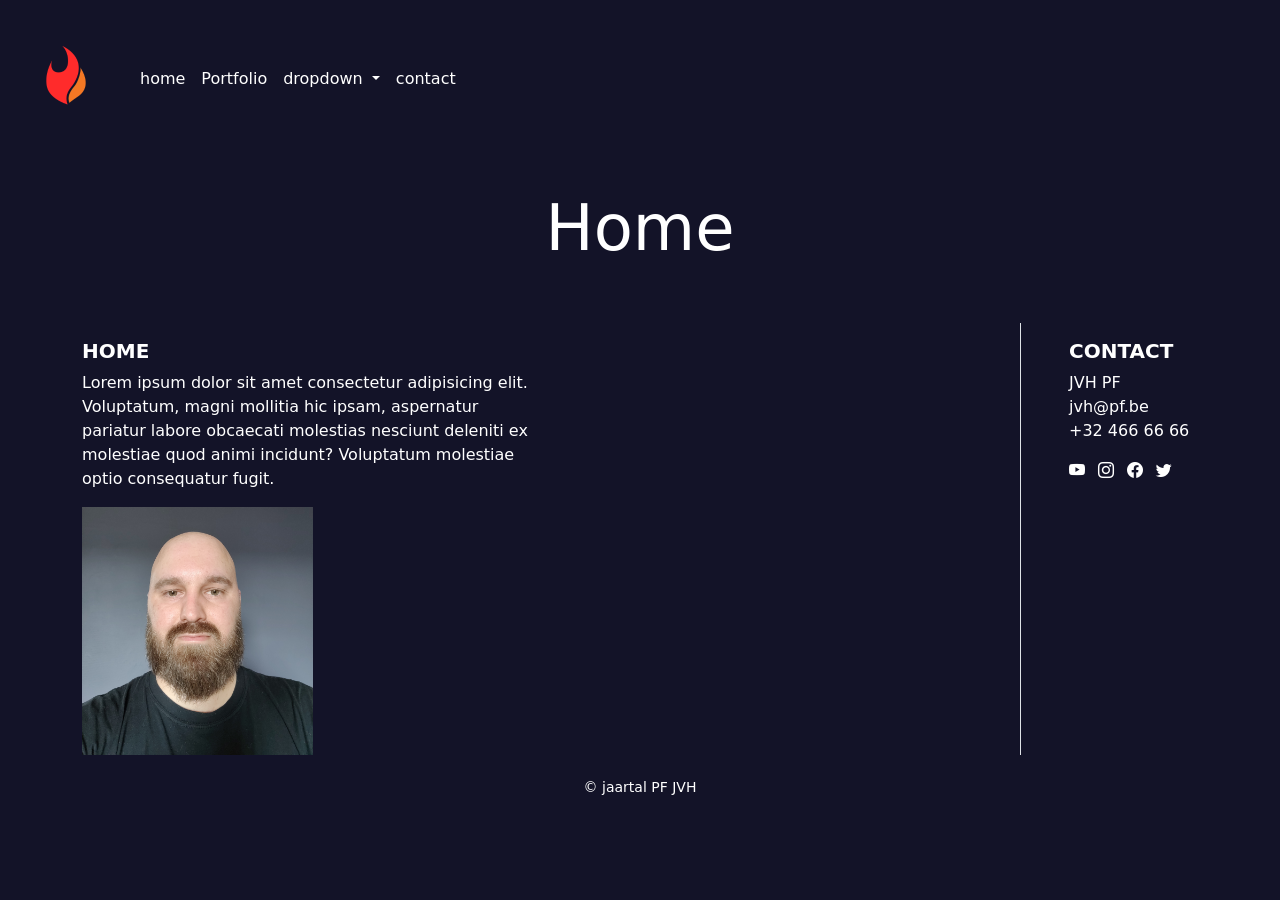
<file: index.html>
<!DOCTYPE html>
<html lang="nl-BE">

<head>
  <meta charset="UTF-8">
  <meta name="viewport" content="width=device-width, initial-scale=1.0">
  <title>Home</title>
  <!-- resetten van browsers -->
  <link rel="stylesheet" href="css/reset.css">
  <!-- Bootstrap CSS -->
  <link href="https://cdn.jsdelivr.net/npm/bootstrap@5.3.3/dist/css/bootstrap.min.css" rel="stylesheet"
    integrity="sha384-QWTKZyjpPEjISv5WaRU9OFeRpok6YctnYmDr5pNlyT2bRjXh0JMhjY6hW+ALEwIH" crossorigin="anonymous">
  <!-- Bootstrap CSS icons: https://icons.getbootstrap.com/#usage -->
  <link rel="stylesheet" href="https://cdn.jsdelivr.net/npm/bootstrap-icons@1.11.3/font/bootstrap-icons.min.css">
  <!-- JavaScript: Bootstrap Bundle with Popper -->
  <script src="https://cdn.jsdelivr.net/npm/bootstrap@5.3.3/dist/js/bootstrap.bundle.min.js"
    integrity="sha384-YvpcrYf0tY3lHB60NNkmXc5s9fDVZLESaAA55NDzOxhy9GkcIdslK1eN7N6jIeHz" crossorigin="anonymous" defer>
    </script>
  <!-- eigen geschreven css voor jouw html-bestand -->
  <link rel="stylesheet" href="css/style.css">
</head>

<body class="p-3 m-0 border-0 bd-example bg-dank">
  <nav class="navbar navbar-expand-md container-fluid">
    <a class="navbar-brand" href="index.html"><img src="assets/images/logo.png" alt="Logo jvh" width="100" height="100">
    </a>
    <button class="navbar-toggler" type="button" data-bs-toggle="collapse" data-bs-target="#navbarSupportedContent"
      aria-controls="navbarSupportedContent" aria-expanded="false" aria-label="Toggle navigation">
      <span class="navbar-toggler-icon"></span>
    </button>
    <div class="collapse navbar-collapse" id="navbarSupportedContent">
      <ul class="navbar-nav me-auto mb-2 mb-lg-0">
        <li class="nav-item">
          <a class="nav-link" href="index.html">home</a>
        </li>
        <li class="nav-item">
          <a class="nav-link" href="portfolio.html">Portfolio</a>
        </li>
        <li class="nav-item dropdown">
          <a class="nav-link dropdown-toggle" href="#" role="button" data-bs-toggle="dropdown" aria-expanded="false">
            dropdown
          </a>
          <ul class="dropdown-menu bg-dank">
            <li><a class="dropdown-item" href="project1.html">project 1</a></li>
            <li><a class="dropdown-item" href="project2.html">project 2</a></li>
            <li><a class="dropdown-item" href="project3.html">project 3</a></li>
            <li><a class="dropdown-item" href="project4.html">project 4</a></li>
            <li><a class="dropdown-item" href="project5.html">project 5</a></li>
            <li><a class="dropdown-item" href="project6.html">project 6</a></li>
          </ul>
        </li>
        <li class="nav-item">
          <a class="nav-link" href="contact.html">contact</a>
        </li>
      </ul>
      </div>
  </nav>

  <header class="row m-5">
    <h1 class="col display-3 blauwgrijs text-center">Home</h1>
  </header>

  <div class="container">
    <div class="row">
      <main class="col-md-10 pe-3">
        
          <div class="col-md-6 mb-3">
            <h2 class="text-uppercase fs-5 fw-bolder pt-3">Home</h2>
         
            <p>Lorem ipsum dolor sit amet consectetur adipisicing elit. Voluptatum, magni mollitia hic ipsam, aspernatur pariatur labore obcaecati molestias nesciunt deleniti ex molestiae quod animi incidunt? Voluptatum molestiae optio consequatur fugit.</p>
            <img class="col-md-6" src="assets/images/mugshot.jpg"  width="300">
          </div>
          

          
            
              <div class="col-md">
                

                
              </div>
              
              
              
              <div class="col-12  mb-3 mt-3">
                
              </div>
            

            <div class="col-12">
            
            </div>
          

        
      </main>

      <aside class="col-md-2 border-start ps-5">
        <h2 class="text-uppercase fs-5 fw-bolder pt-3">contact</h2>
        <p>JVH PF<br>
          <a href="mailto:jvh@pf.be">jvh@pf.be</a><br>
          +32 466 66 66
      </p>
      <ul class="list-inline socials">
        <li class="list-inline-item">
          <a href="https://www.youtube.com" target="_blank">
            <i class="bi bi-youtube blauwgrijs fs-6"></i>
          </a>
        </li>
        <li class="list-inline-item">
          <a href="https://www.instagram.com" target="_blank">
            <i class="bi bi-instagram fs-6"></i>
          </a>
        </li>
        <li class="list-inline-item">
          <a href="https://www.facebook.com" target="_blank">
            <i class="bi bi-facebook fs-6"></i>
          </a>
        </li>
        <li class="list-inline-item">
          <a href="https://twitter.com/" target="_blank">
            <i class="bi bi-twitter fs-6"></i>
          </a>
        </li>
      </ul>
    </aside>

  </div>
  </div>
  <footer class="container-fluid txtcol text-center h6 small p-4">&copy; jaartal PF JVH</footer>
</body>

</html>
</file>
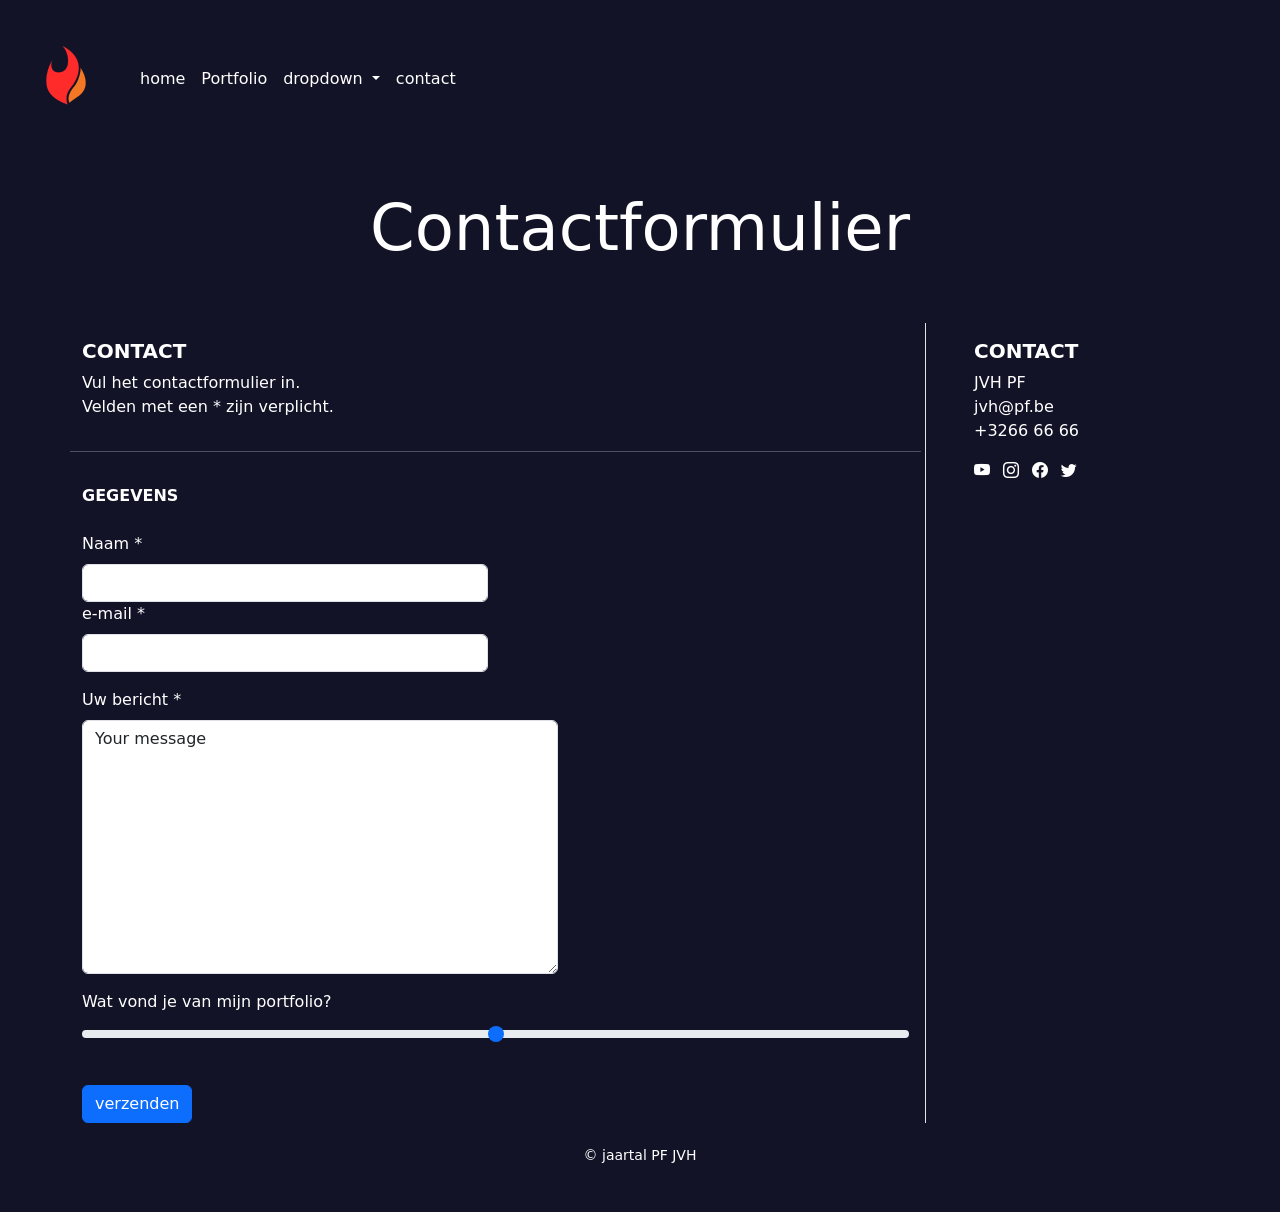
<file: contact.html>
<!DOCTYPE html>
<html lang="nl-BE">

<head>
  <meta charset="UTF-8">
  <meta name="viewport" content="width=device-width, initial-scale=1.0">
  <title>contact</title>
  <!-- resetten van browsers -->
  <link rel="stylesheet" href="css/reset.css">
  <!-- Bootstrap CSS -->
  <link href="https://cdn.jsdelivr.net/npm/bootstrap@5.3.3/dist/css/bootstrap.min.css" rel="stylesheet"
    integrity="sha384-QWTKZyjpPEjISv5WaRU9OFeRpok6YctnYmDr5pNlyT2bRjXh0JMhjY6hW+ALEwIH" crossorigin="anonymous">
  <!-- Bootstrap CSS icons: https://icons.getbootstrap.com/#usage -->
  <link rel="stylesheet" href="https://cdn.jsdelivr.net/npm/bootstrap-icons@1.11.3/font/bootstrap-icons.min.css">
  <!-- JavaScript: Bootstrap Bundle with Popper -->
  <script src="https://cdn.jsdelivr.net/npm/bootstrap@5.3.3/dist/js/bootstrap.bundle.min.js"
    integrity="sha384-YvpcrYf0tY3lHB60NNkmXc5s9fDVZLESaAA55NDzOxhy9GkcIdslK1eN7N6jIeHz" crossorigin="anonymous" defer>
    </script>
  <!-- eigen geschreven css voor jouw html-bestand -->
  <link  href="css/style.css" rel="stylesheet">
</head>

<body class="p-3 m-0 border-0 bd-example bg-dank">
  <nav class="navbar navbar-expand-md container-fluid">
    <a class="navbar-brand" href="index.html"><img src="assets/images/logo.png" alt="Portfolio JVH" width="100" height="100">
    </a>
    <button class="navbar-toggler" type="button" data-bs-toggle="collapse" data-bs-target="#navbarSupportedContent"
      aria-controls="navbarSupportedContent" aria-expanded="false" aria-label="Toggle navigation">
      <span class="navbar-toggler-icon"></span>
    </button>
    <div class="collapse navbar-collapse" id="navbarSupportedContent">
      <ul class="navbar-nav me-auto mb-2 mb-lg-0">
        <li class="nav-item">
          <a class="nav-link" href="index.html">home</a>
        </li>
        <li class="nav-item">
          <a class="nav-link" href="portfolio.html">Portfolio</a>
        </li>
        <li class="nav-item dropdown">
          <a class="nav-link dropdown-toggle" href="#" role="button" data-bs-toggle="dropdown" aria-expanded="false">
            dropdown
          </a>
          <ul class="dropdown-menu bg-dank">
            <li><a class="dropdown-item" href="project1.html">project 1</a></li>
            <li><a class="dropdown-item" href="project2.html">project 2</a></li>
            <li><a class="dropdown-item" href="project3.html">project 3</a></li>
            <li><a class="dropdown-item" href="project4.html">project 4</a></li>
            <li><a class="dropdown-item" href="project5.html">project 5</a></li>
            <li><a class="dropdown-item" href="project6.html">project 6</a></li>
          </ul>
        </li>
        <li class="nav-item">
          <a class="nav-link" href="contact.html">contact</a>
        </li>
      </ul>
      </div>
  </nav>

  <header class="row m-5">
    <h1 class="col display-3 blauwgrijs text-center">Contactformulier</h1>
  </header>

  <div class="container">
    <div class="row">
      <main class="col-md-9 pe-3">
        <section id="contact" class="row">
          <div class="col-12 mb-3">
            <h2 class="text-uppercase fs-5 fw-bolder pt-3">contact</h2>
            <p>Vul het contactformulier in.<br>Velden met een <span>*</span> zijn verplicht.</p>
          </div>
          <hr>

          <form action="#" method="post">
            <fieldset class="row g-3 mb-3">
              <legend class="text-uppercase fs-6 fw-bolder pt-3">gegevens</legend>
              <div class="col-xl-6 col-md-6">
                <label for="Naam" class="form-label">Naam <span>*</span></label>
                <input type="text" class="form-control" id="Naam" required>

                <label for="mail" class="form-label">e-mail <span>*</span></label>
                <input type="email" class="form-control" id="mail" required>
              </div>
              <div class="col-xl-7 col-md-7">
              <label for="message" class="form-label">Uw bericht <span>*</span></label>
              
              <textarea type="message" name="message" class="form-control"  cols="15" rows="10">Your message</textarea>
              </div>
              <div class="col-12  mb-3 mt-3">
                <label for="satisfied" class="form-label">Wat vond je van mijn portfolio?</label>
                <input type="range" class="form-range" min="0" max="10" step="1" id="satisfied">
              </div>
            </fieldset>
              
              </legend>

            <div class="col-12">
            <button type="submit" class="btn btn-primary">verzenden</button>
            </div>
          </form>

        </section>
      </main>

      <aside class="col-md-3 border-start ps-5">
        <h2 class="text-uppercase fs-5 fw-bolder pt-3">contact</h2>
        <p>JVH PF<br>
          <a href="mailto:jvh@pf.be">jvh@pf.be</a><br>
          +3266 66 66
      </p>
      <ul class="list-inline socials">
        <li class="list-inline-item">
          <a href="https://www.youtube.com" target="_blank">
            <i class="bi bi-youtube blauwgrijs fs-6"></i>
          </a>
        </li>
        <li class="list-inline-item">
          <a href="https://www.instagram.com" target="_blank">
            <i class="bi bi-instagram fs-6"></i>
          </a>
        </li>
        <li class="list-inline-item">
          <a href="https://www.facebook.com" target="_blank">
            <i class="bi bi-facebook fs-6"></i>
          </a>
        </li>
        <li class="list-inline-item">
          <a href="https://twitter.com/" target="_blank">
            <i class="bi bi-twitter fs-6"></i>
          </a>
        </li>
      </ul>
    </aside>

  </div>
  </div>
  <footer class="container-fluid txtcol text-center h6 small p-4">&copy; jaartal PF JVH</footer>
</body>

</html>
</file>
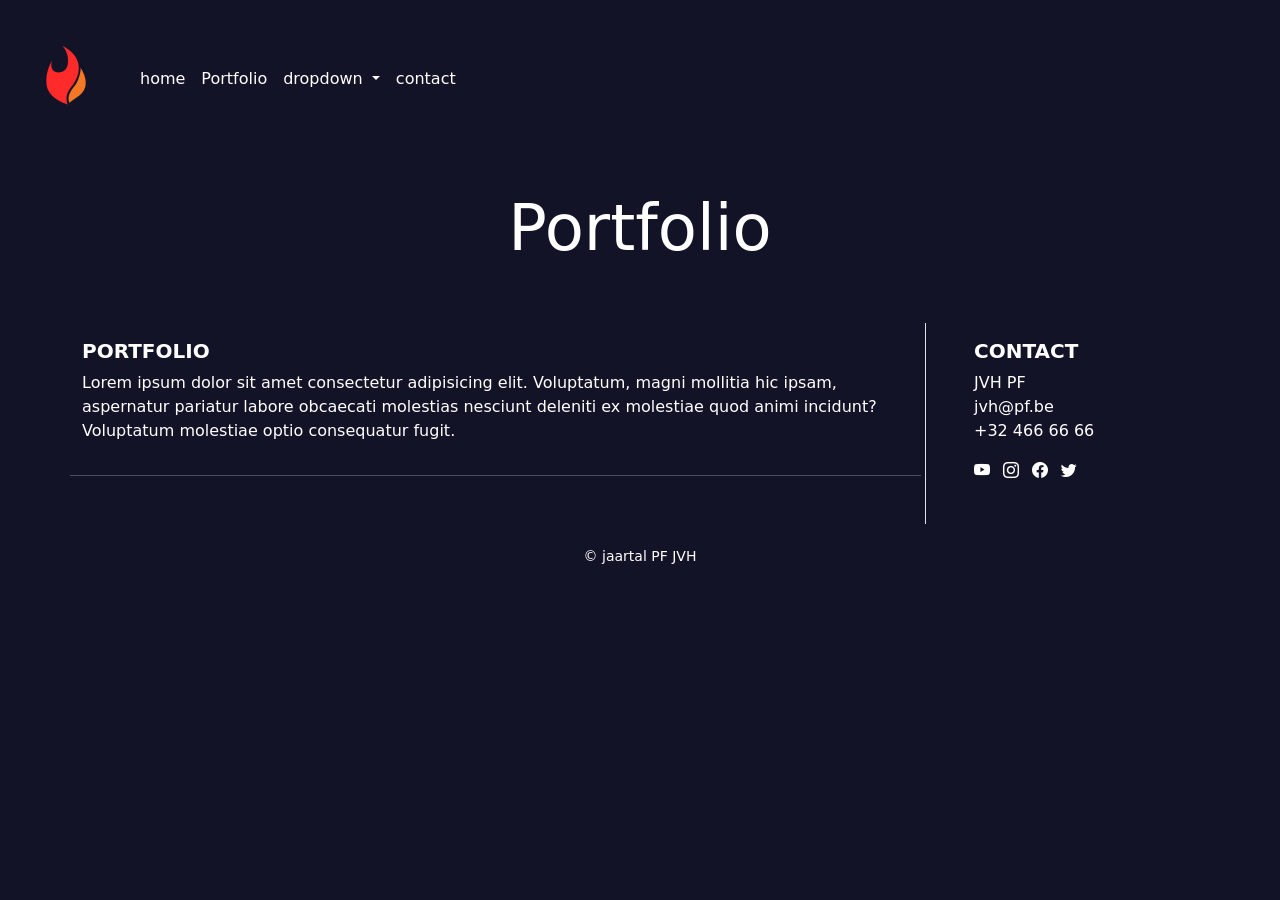
<file: portfolio.html>
<!DOCTYPE html>
<html lang="nl-BE">

<head>
  <meta charset="UTF-8">
  <meta name="viewport" content="width=device-width, initial-scale=1.0">
  <title>Portfolio</title>
  <!-- resetten van browsers -->
  <link rel="stylesheet" href="css/reset.css">
  <!-- Bootstrap CSS -->
  <link href="https://cdn.jsdelivr.net/npm/bootstrap@5.3.3/dist/css/bootstrap.min.css" rel="stylesheet"
    integrity="sha384-QWTKZyjpPEjISv5WaRU9OFeRpok6YctnYmDr5pNlyT2bRjXh0JMhjY6hW+ALEwIH" crossorigin="anonymous">
  <!-- Bootstrap CSS icons: https://icons.getbootstrap.com/#usage -->
  <link rel="stylesheet" href="https://cdn.jsdelivr.net/npm/bootstrap-icons@1.11.3/font/bootstrap-icons.min.css">
  <!-- JavaScript: Bootstrap Bundle with Popper -->
  <script src="https://cdn.jsdelivr.net/npm/bootstrap@5.3.3/dist/js/bootstrap.bundle.min.js"
    integrity="sha384-YvpcrYf0tY3lHB60NNkmXc5s9fDVZLESaAA55NDzOxhy9GkcIdslK1eN7N6jIeHz" crossorigin="anonymous" defer>
    </script>
  <!-- eigen geschreven css voor jouw html-bestand -->
  <link rel="stylesheet" href="css/style.css" >
</head>

<body class="p-3 m-0 border-0 bd-example bg-dank">
  <nav class="navbar navbar-expand-md container-fluid">
    <a class="navbar-brand" href="index.html"><img src="assets/images/logo.png" alt="Logo jvh" width="100" height="100">
    </a>
    <button class="navbar-toggler" type="button" data-bs-toggle="collapse" data-bs-target="#navbarSupportedContent"
      aria-controls="navbarSupportedContent" aria-expanded="false" aria-label="Toggle navigation">
      <span class="navbar-toggler-icon"></span>
    </button>
    <div class="collapse navbar-collapse" id="navbarSupportedContent">
      <ul class="navbar-nav me-auto mb-2 mb-lg-0">
        <li class="nav-item">
          <a class="nav-link" href="index.html">home</a>
        </li>
        <li class="nav-item">
          <a class="nav-link" href="portfolio.html">Portfolio</a>
        </li>
        <li class="nav-item dropdown">
          <a class="nav-link dropdown-toggle" href="#" role="button" data-bs-toggle="dropdown" aria-expanded="false">
            dropdown
          </a>
          <ul class="dropdown-menu bg-dank">
            <li><a class="dropdown-item" href="project1.html">project 1</a></li>
            <li><a class="dropdown-item" href="project2.html">project 2</a></li>
            <li><a class="dropdown-item" href="project3.html">project 3</a></li>
            <li><a class="dropdown-item" href="project4.html">project 4</a></li>
            <li><a class="dropdown-item" href="project5.html">project 5</a></li>
            <li><a class="dropdown-item" href="project6.html">project 6</a></li>
          </ul>
        </li>
        <li class="nav-item">
          <a class="nav-link" href="contact.html">contact</a>
        </li>
      </ul>
      </div>
  </nav>

  <header class="row m-5">
    <h1 class="col display-3 blauwgrijs text-center">Portfolio</h1>
  </header>

  <div class="container">
    <div class="row">
     <div class="container">
    <div class="row">
      <main class="col-md-9 pe-3">
        <section id="contact" class="row">
          <div class="col-12 mb-3">
            <h2 class="text-uppercase fs-5 fw-bolder pt-3">Portfolio</h2>
            <p>Lorem ipsum dolor sit amet consectetur adipisicing elit. Voluptatum, magni mollitia hic ipsam, aspernatur pariatur labore obcaecati molestias nesciunt deleniti ex molestiae quod animi incidunt? Voluptatum molestiae optio consequatur fugit.</p>
          </div>
          <hr>

          
            
              <div class="col-md">
                

                
              </div>
              
              
              
              <div class="col-12  mb-3 mt-3">
                
              </div>
            

            <div class="col-12">
            
            </div>
          

        </section>
      </main>

      <aside class="col-md-3 border-start ps-5">
        <h2 class="text-uppercase fs-5 fw-bolder pt-3">contact</h2>
        <p>JVH PF<br>
          <a href="mailto:jvh@pf.be">jvh@pf.be</a><br>
          +32 466 66 66
      </p>
      <ul class="list-inline socials">
        <li class="list-inline-item">
          <a href="https://www.youtube.com" target="_blank">
            <i class="bi bi-youtube blauwgrijs fs-6"></i>
          </a>
        </li>
        <li class="list-inline-item">
          <a href="https://www.instagram.com" target="_blank">
            <i class="bi bi-instagram fs-6"></i>
          </a>
        </li>
        <li class="list-inline-item">
          <a href="https://www.facebook.com" target="_blank">
            <i class="bi bi-facebook fs-6"></i>
          </a>
        </li>
        <li class="list-inline-item">
          <a href="https://twitter.com/" target="_blank">
            <i class="bi bi-twitter fs-6"></i>
          </a>
        </li>
      </ul>
    </aside>

  </div>
  </div>
  <footer class="container-fluid txtcol text-center h6 small p-4">&copy; jaartal PF JVH</footer>
</body>

</html>
</file>
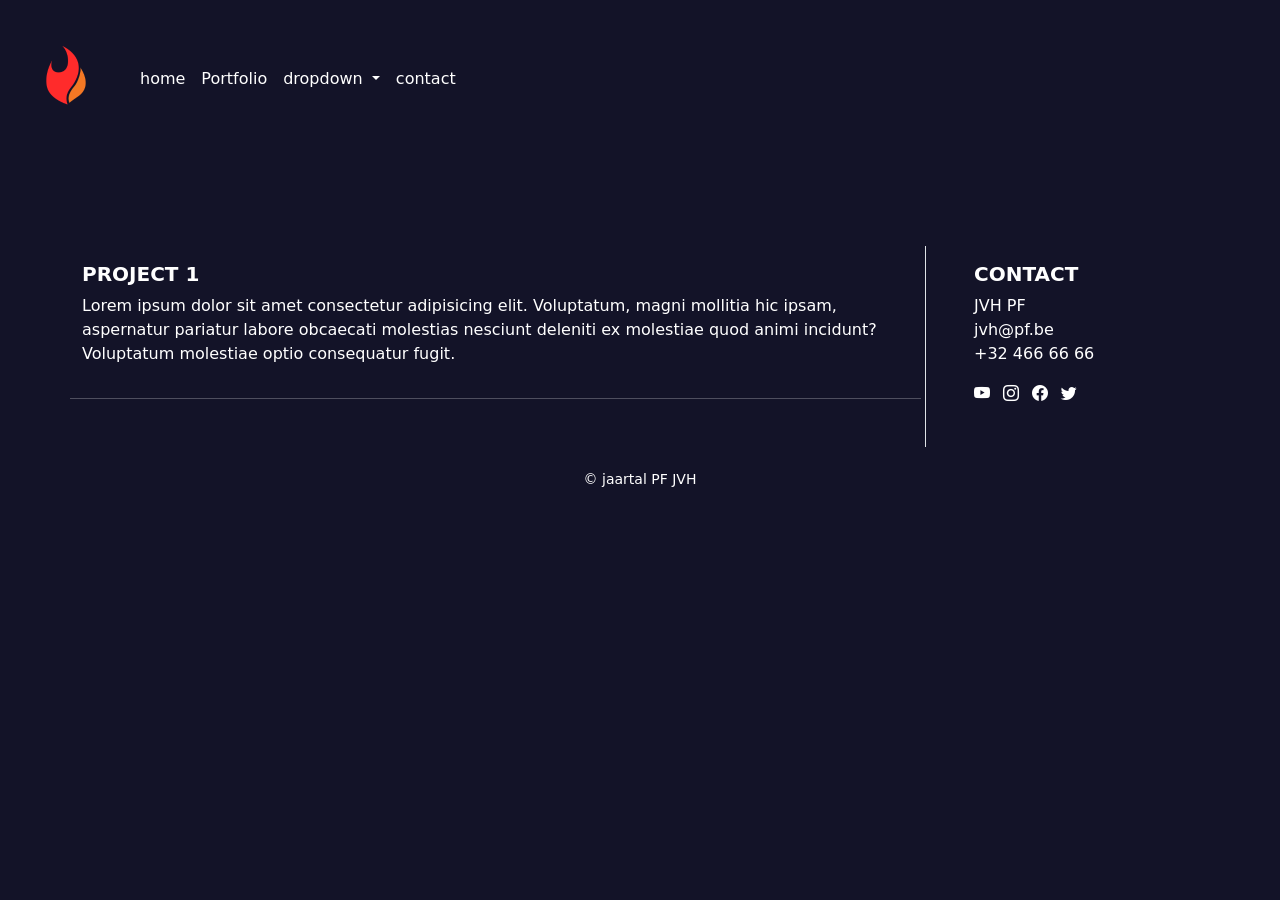
<file: project1.html>
<!DOCTYPE html>
<html lang="nl-BE">

<head>
  <meta charset="UTF-8">
  <meta name="viewport" content="width=device-width, initial-scale=1.0">
  <title>Project 1</title>
  <!-- resetten van browsers -->
  <link rel="stylesheet" href="css/reset.css">
  <!-- Bootstrap CSS -->
  <link href="https://cdn.jsdelivr.net/npm/bootstrap@5.3.3/dist/css/bootstrap.min.css" rel="stylesheet"
    integrity="sha384-QWTKZyjpPEjISv5WaRU9OFeRpok6YctnYmDr5pNlyT2bRjXh0JMhjY6hW+ALEwIH" crossorigin="anonymous">
  <!-- Bootstrap CSS icons: https://icons.getbootstrap.com/#usage -->
  <link rel="stylesheet" href="https://cdn.jsdelivr.net/npm/bootstrap-icons@1.11.3/font/bootstrap-icons.min.css">
  <!-- JavaScript: Bootstrap Bundle with Popper -->
  <script src="https://cdn.jsdelivr.net/npm/bootstrap@5.3.3/dist/js/bootstrap.bundle.min.js"
    integrity="sha384-YvpcrYf0tY3lHB60NNkmXc5s9fDVZLESaAA55NDzOxhy9GkcIdslK1eN7N6jIeHz" crossorigin="anonymous" defer>
    </script>
  <!-- eigen geschreven css voor jouw html-bestand -->
  <link  href="css/style.css" rel="stylesheet">
</head>

<body class="p-3 m-0 border-0 bd-example bg-dank">
  <nav class="navbar navbar-expand-md container-fluid">
    <a class="navbar-brand" href="index.html"><img src="assets/images/logo.png" alt="Logo jvh" width="100" height="100">
    </a>
    <button class="navbar-toggler" type="button" data-bs-toggle="collapse" data-bs-target="#navbarSupportedContent"
      aria-controls="navbarSupportedContent" aria-expanded="false" aria-label="Toggle navigation">
      <span class="navbar-toggler-icon"></span>
    </button>
    <div class="collapse navbar-collapse" id="navbarSupportedContent">
      <ul class="navbar-nav me-auto mb-2 mb-lg-0">
        <li class="nav-item">
          <a class="nav-link" href="index.html">home</a>
        </li>
        <li class="nav-item">
          <a class="nav-link" href="portfolio.html">Portfolio</a>
        </li>
        <li class="nav-item dropdown">
          <a class="nav-link dropdown-toggle" href="#" role="button" data-bs-toggle="dropdown" aria-expanded="false">
            dropdown
          </a>
          <ul class="dropdown-menu bg-dank">
            <li><a class="dropdown-item" href="project1.html">project 1</a></li>
            <li><a class="dropdown-item" href="project2.html">project 2</a></li>
            <li><a class="dropdown-item" href="project3.html">project 3</a></li>
            <li><a class="dropdown-item" href="project4.html">project 4</a></li>
            <li><a class="dropdown-item" href="project5.html">project 5</a></li>
            <li><a class="dropdown-item" href="project6.html">project 6</a></li>
          </ul>
        </li>
        <li class="nav-item">
          <a class="nav-link" href="contact.html">contact</a>
        </li>
      </ul>
      </div>
  </nav>

  <header class="row m-5">
    <h1 class="col display-3 blauwgrijs text-center"></h1>
  </header>

  <div class="container">
    <div class="row">
      <div class="container">
    <div class="row">
      <main class="col-md-9 pe-3">
        <section id="contact" class="row">
          <div class="col-12 mb-3">
            <h2 class="text-uppercase fs-5 fw-bolder pt-3">project 1</h2>
            <p>Lorem ipsum dolor sit amet consectetur adipisicing elit. Voluptatum, magni mollitia hic ipsam, aspernatur pariatur labore obcaecati molestias nesciunt deleniti ex molestiae quod animi incidunt? Voluptatum molestiae optio consequatur fugit.</p>
          </div>
          <hr>

          
            
              <div class="col-md">
                

                
              </div>
              
              
              
              <div class="col-12  mb-3 mt-3">
                
              </div>
            

            <div class="col-12">
            
            </div>
          

        </section>
      </main>

      <aside class="col-md-3 border-start ps-5">
        <h2 class="text-uppercase fs-5 fw-bolder pt-3">contact</h2>
        <p>JVH PF<br>
          <a href="mailto:jvh@pf.be">jvh@pf.be</a><br>
          +32 466 66 66
      </p>
      <ul class="list-inline socials">
        <li class="list-inline-item">
          <a href="https://www.youtube.com" target="_blank">
            <i class="bi bi-youtube blauwgrijs fs-6"></i>
          </a>
        </li>
        <li class="list-inline-item">
          <a href="https://www.instagram.com" target="_blank">
            <i class="bi bi-instagram fs-6"></i>
          </a>
        </li>
        <li class="list-inline-item">
          <a href="https://www.facebook.com" target="_blank">
            <i class="bi bi-facebook fs-6"></i>
          </a>
        </li>
        <li class="list-inline-item">
          <a href="https://twitter.com/" target="_blank">
            <i class="bi bi-twitter fs-6"></i>
          </a>
        </li>
      </ul>
    </aside>

  </div>
  </div>
  <footer class="container-fluid txtcol text-center h6 small p-4">&copy; jaartal PF JVH</footer>
</body>

</html>
</file>
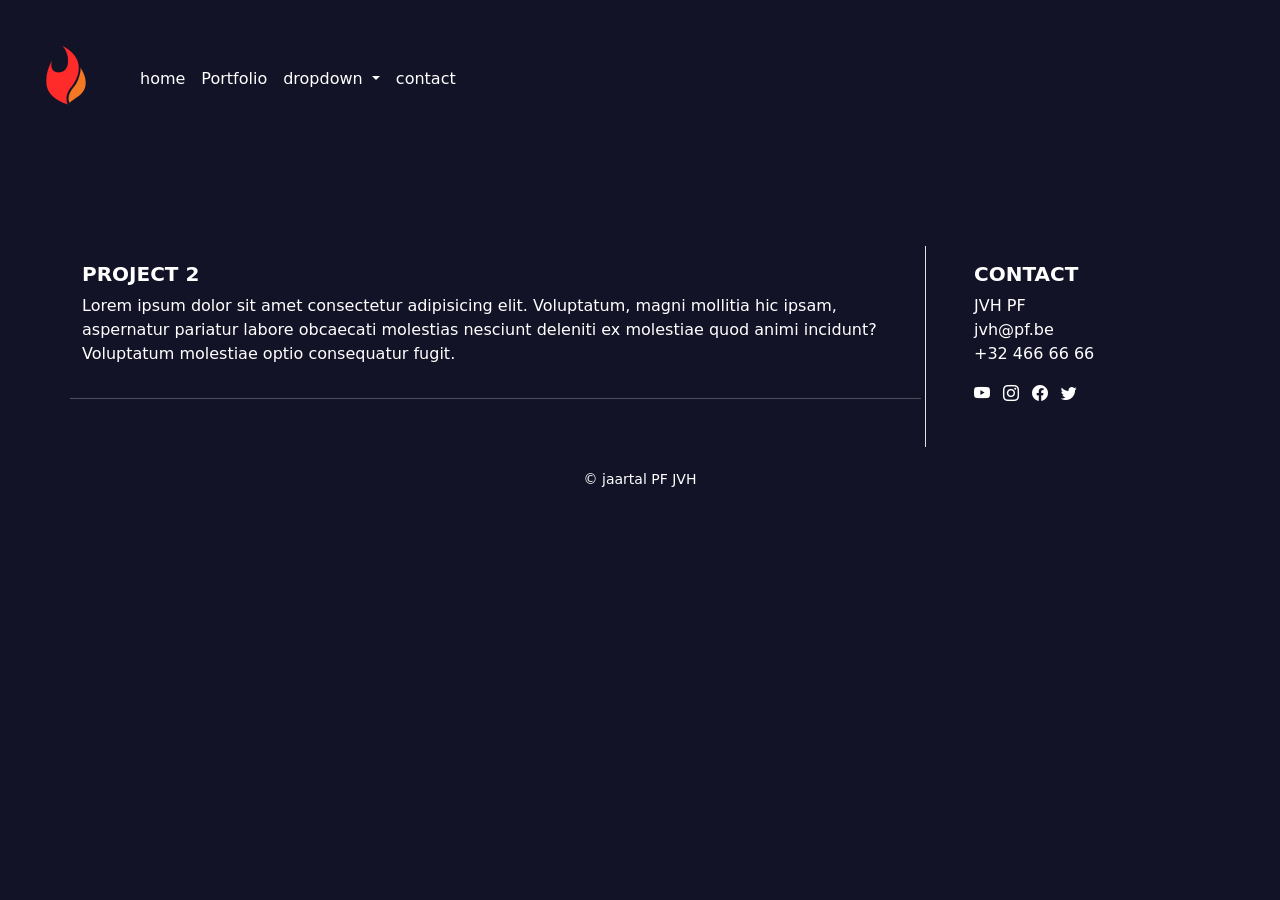
<file: project2.html>
<!DOCTYPE html>
<html lang="nl-BE">

<head>
  <meta charset="UTF-8">
  <meta name="viewport" content="width=device-width, initial-scale=1.0">
  <title>Project 2</title>
  <!-- resetten van browsers -->
  <link rel="stylesheet" href="css/reset.css">
  <!-- Bootstrap CSS -->
  <link href="https://cdn.jsdelivr.net/npm/bootstrap@5.3.3/dist/css/bootstrap.min.css" rel="stylesheet"
    integrity="sha384-QWTKZyjpPEjISv5WaRU9OFeRpok6YctnYmDr5pNlyT2bRjXh0JMhjY6hW+ALEwIH" crossorigin="anonymous">
  <!-- Bootstrap CSS icons: https://icons.getbootstrap.com/#usage -->
  <link rel="stylesheet" href="https://cdn.jsdelivr.net/npm/bootstrap-icons@1.11.3/font/bootstrap-icons.min.css">
  <!-- JavaScript: Bootstrap Bundle with Popper -->
  <script src="https://cdn.jsdelivr.net/npm/bootstrap@5.3.3/dist/js/bootstrap.bundle.min.js"
    integrity="sha384-YvpcrYf0tY3lHB60NNkmXc5s9fDVZLESaAA55NDzOxhy9GkcIdslK1eN7N6jIeHz" crossorigin="anonymous" defer>
    </script>
  <!-- eigen geschreven css voor jouw html-bestand -->
  <link  href="css/style.css" rel="stylesheet">
</head>

<body class="p-3 m-0 border-0 bd-example bg-dank">
  <nav class="navbar navbar-expand-md container-fluid">
    <a class="navbar-brand" href="index.html"><img src="assets/images/logo.png" alt="Logo jvh" width="100" height="100">
    </a>
    <button class="navbar-toggler" type="button" data-bs-toggle="collapse" data-bs-target="#navbarSupportedContent"
      aria-controls="navbarSupportedContent" aria-expanded="false" aria-label="Toggle navigation">
      <span class="navbar-toggler-icon"></span>
    </button>
    <div class="collapse navbar-collapse" id="navbarSupportedContent">
      <ul class="navbar-nav me-auto mb-2 mb-lg-0">
        <li class="nav-item">
          <a class="nav-link" href="index.html">home</a>
        </li>
        <li class="nav-item">
          <a class="nav-link" href="portfolio.html">Portfolio</a>
        </li>
        <li class="nav-item dropdown">
          <a class="nav-link dropdown-toggle" href="#" role="button" data-bs-toggle="dropdown" aria-expanded="false">
            dropdown
          </a>
          <ul class="dropdown-menu bg-dank">
            <li><a class="dropdown-item" href="project1.html">project 1</a></li>
            <li><a class="dropdown-item" href="project2.html">project 2</a></li>
            <li><a class="dropdown-item" href="project3.html">project 3</a></li>
            <li><a class="dropdown-item" href="project4.html">project 4</a></li>
            <li><a class="dropdown-item" href="project5.html">project 5</a></li>
            <li><a class="dropdown-item" href="project6.html">project 6</a></li>
          </ul>
        </li>
        <li class="nav-item">
          <a class="nav-link" href="contact.html">contact</a>
        </li>
      </ul>
      </div>
  </nav>

  <header class="row m-5">
    <h1 class="col display-3 blauwgrijs text-center"></h1>
  </header>

  <div class="container">
    <div class="row">
      <div class="container">
    <div class="row">
      <main class="col-md-9 pe-3">
        <section id="contact" class="row">
          <div class="col-12 mb-3">
            <h2 class="text-uppercase fs-5 fw-bolder pt-3">project 2</h2>
            <p>Lorem ipsum dolor sit amet consectetur adipisicing elit. Voluptatum, magni mollitia hic ipsam, aspernatur pariatur labore obcaecati molestias nesciunt deleniti ex molestiae quod animi incidunt? Voluptatum molestiae optio consequatur fugit.</p>
          </div>
          <hr>

          
            
              <div class="col-md">
                

                
              </div>
              
              
              
              <div class="col-12  mb-3 mt-3">
                
              </div>
            

            <div class="col-12">
            
            </div>
          

        </section>
      </main>

      <aside class="col-md-3 border-start ps-5">
        <h2 class="text-uppercase fs-5 fw-bolder pt-3">contact</h2>
        <p>JVH PF<br>
          <a href="mailto:jvh@pf.be">jvh@pf.be</a><br>
          +32 466 66 66
      </p>
      <ul class="list-inline socials">
        <li class="list-inline-item">
          <a href="https://www.youtube.com" target="_blank">
            <i class="bi bi-youtube blauwgrijs fs-6"></i>
          </a>
        </li>
        <li class="list-inline-item">
          <a href="https://www.instagram.com" target="_blank">
            <i class="bi bi-instagram fs-6"></i>
          </a>
        </li>
        <li class="list-inline-item">
          <a href="https://www.facebook.com" target="_blank">
            <i class="bi bi-facebook fs-6"></i>
          </a>
        </li>
        <li class="list-inline-item">
          <a href="https://twitter.com/" target="_blank">
            <i class="bi bi-twitter fs-6"></i>
          </a>
        </li>
      </ul>
    </aside>

  </div>
  </div>
  <footer class="container-fluid txtcol text-center h6 small p-4">&copy; jaartal PF JVH</footer>
</body>

</html>
</file>
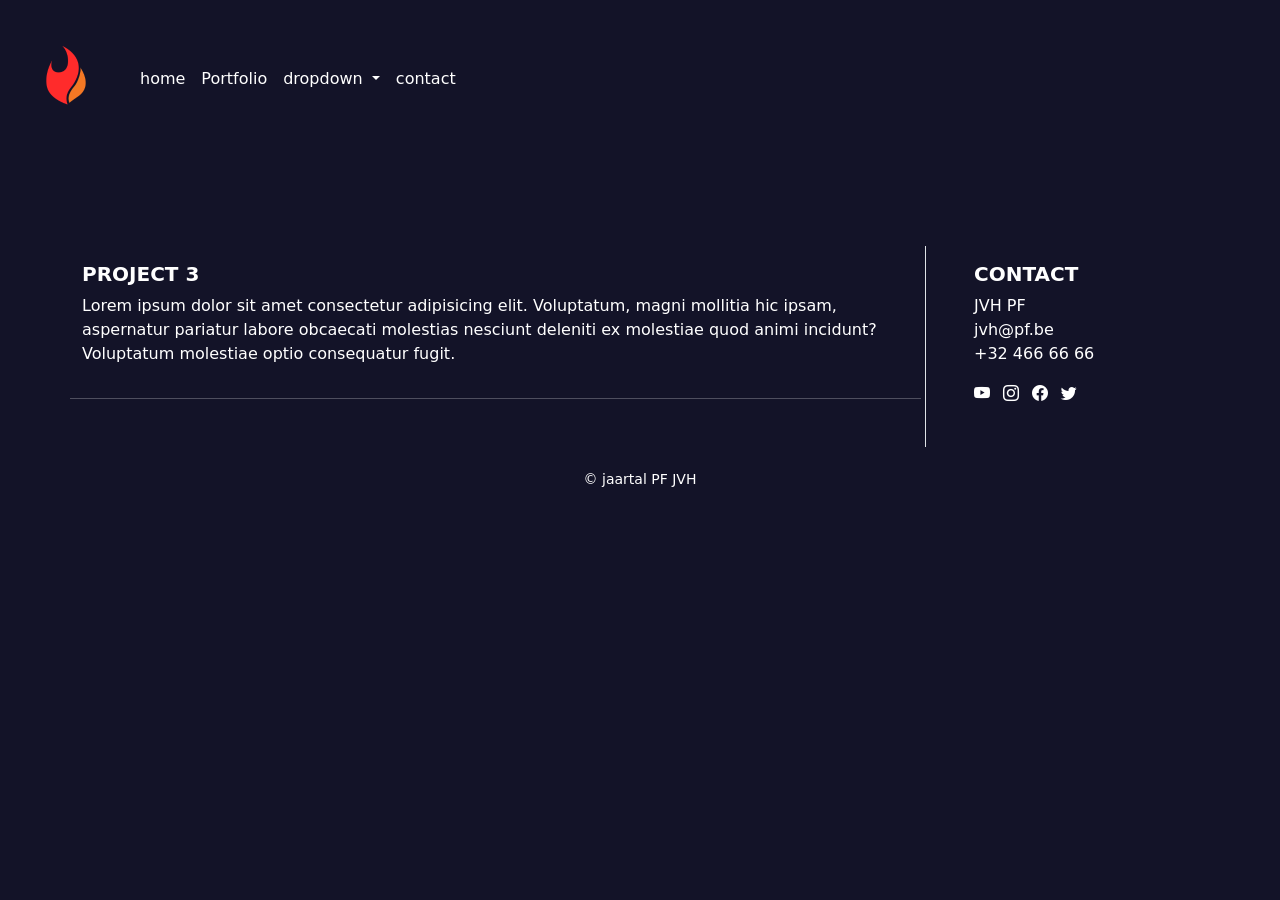
<file: project3.html>
<!DOCTYPE html>
<html lang="nl-BE">

<head>
  <meta charset="UTF-8">
  <meta name="viewport" content="width=device-width, initial-scale=1.0">
  <title>Project 3</title>
  <!-- resetten van browsers -->
  <link rel="stylesheet" href="css/reset.css">
  <!-- Bootstrap CSS -->
  <link href="https://cdn.jsdelivr.net/npm/bootstrap@5.3.3/dist/css/bootstrap.min.css" rel="stylesheet"
    integrity="sha384-QWTKZyjpPEjISv5WaRU9OFeRpok6YctnYmDr5pNlyT2bRjXh0JMhjY6hW+ALEwIH" crossorigin="anonymous">
  <!-- Bootstrap CSS icons: https://icons.getbootstrap.com/#usage -->
  <link rel="stylesheet" href="https://cdn.jsdelivr.net/npm/bootstrap-icons@1.11.3/font/bootstrap-icons.min.css">
  <!-- JavaScript: Bootstrap Bundle with Popper -->
  <script src="https://cdn.jsdelivr.net/npm/bootstrap@5.3.3/dist/js/bootstrap.bundle.min.js"
    integrity="sha384-YvpcrYf0tY3lHB60NNkmXc5s9fDVZLESaAA55NDzOxhy9GkcIdslK1eN7N6jIeHz" crossorigin="anonymous" defer>
    </script>
  <!-- eigen geschreven css voor jouw html-bestand -->
  <link  href="css/style.css" rel="stylesheet">
</head>

<body class="p-3 m-0 border-0 bd-example bg-dank">
  <nav class="navbar navbar-expand-md container-fluid">
    <a class="navbar-brand" href="index.html"><img src="assets/images/logo.png" alt="Logo jvh" width="100" height="100">
    </a>
    <button class="navbar-toggler" type="button" data-bs-toggle="collapse" data-bs-target="#navbarSupportedContent"
      aria-controls="navbarSupportedContent" aria-expanded="false" aria-label="Toggle navigation">
      <span class="navbar-toggler-icon"></span>
    </button>
    <div class="collapse navbar-collapse" id="navbarSupportedContent">
      <ul class="navbar-nav me-auto mb-2 mb-lg-0">
        <li class="nav-item">
          <a class="nav-link" href="index.html">home</a>
        </li>
        <li class="nav-item">
          <a class="nav-link" href="portfolio.html">Portfolio</a>
        </li>
        <li class="nav-item dropdown">
          <a class="nav-link dropdown-toggle" href="#" role="button" data-bs-toggle="dropdown" aria-expanded="false">
            dropdown
          </a>
          <ul class="dropdown-menu bg-dank">
            <li><a class="dropdown-item" href="project1.html">project 1</a></li>
            <li><a class="dropdown-item" href="project2.html">project 2</a></li>
            <li><a class="dropdown-item" href="project3.html">project 3</a></li>
            <li><a class="dropdown-item" href="project4.html">project 4</a></li>
            <li><a class="dropdown-item" href="project5.html">project 5</a></li>
            <li><a class="dropdown-item" href="project6.html">project 6</a></li>
          </ul>
        </li>
        <li class="nav-item">
          <a class="nav-link" href="contact.html">contact</a>
        </li>
      </ul>
      </div>
  </nav>

  <header class="row m-5">
    <h1 class="col display-3 blauwgrijs text-center"></h1>
  </header>

  <div class="container">
    <div class="row">
      <div class="container">
    <div class="row">
      <main class="col-md-9 pe-3">
        <section id="contact" class="row">
          <div class="col-12 mb-3">
            <h2 class="text-uppercase fs-5 fw-bolder pt-3">Project 3</h2>
            <p>Lorem ipsum dolor sit amet consectetur adipisicing elit. Voluptatum, magni mollitia hic ipsam, aspernatur pariatur labore obcaecati molestias nesciunt deleniti ex molestiae quod animi incidunt? Voluptatum molestiae optio consequatur fugit.</p>
          </div>
          <hr>

          
            
              <div class="col-md">
                

                
              </div>
              
              
              
              <div class="col-12  mb-3 mt-3">
                
              </div>
            

            <div class="col-12">
            
            </div>
          

        </section>
      </main>

      <aside class="col-md-3 border-start ps-5">
        <h2 class="text-uppercase fs-5 fw-bolder pt-3">contact</h2>
        <p>JVH PF<br>
          <a href="mailto:jvh@pf.be">jvh@pf.be</a><br>
          +32 466 66 66
      </p>
      <ul class="list-inline socials">
        <li class="list-inline-item">
          <a href="https://www.youtube.com" target="_blank">
            <i class="bi bi-youtube blauwgrijs fs-6"></i>
          </a>
        </li>
        <li class="list-inline-item">
          <a href="https://www.instagram.com" target="_blank">
            <i class="bi bi-instagram fs-6"></i>
          </a>
        </li>
        <li class="list-inline-item">
          <a href="https://www.facebook.com" target="_blank">
            <i class="bi bi-facebook fs-6"></i>
          </a>
        </li>
        <li class="list-inline-item">
          <a href="https://twitter.com/" target="_blank">
            <i class="bi bi-twitter fs-6"></i>
          </a>
        </li>
      </ul>
    </aside>

  </div>
  </div>
  <footer class="container-fluid txtcol text-center h6 small p-4">&copy; jaartal PF JVH</footer>
</body>

</html>
</file>
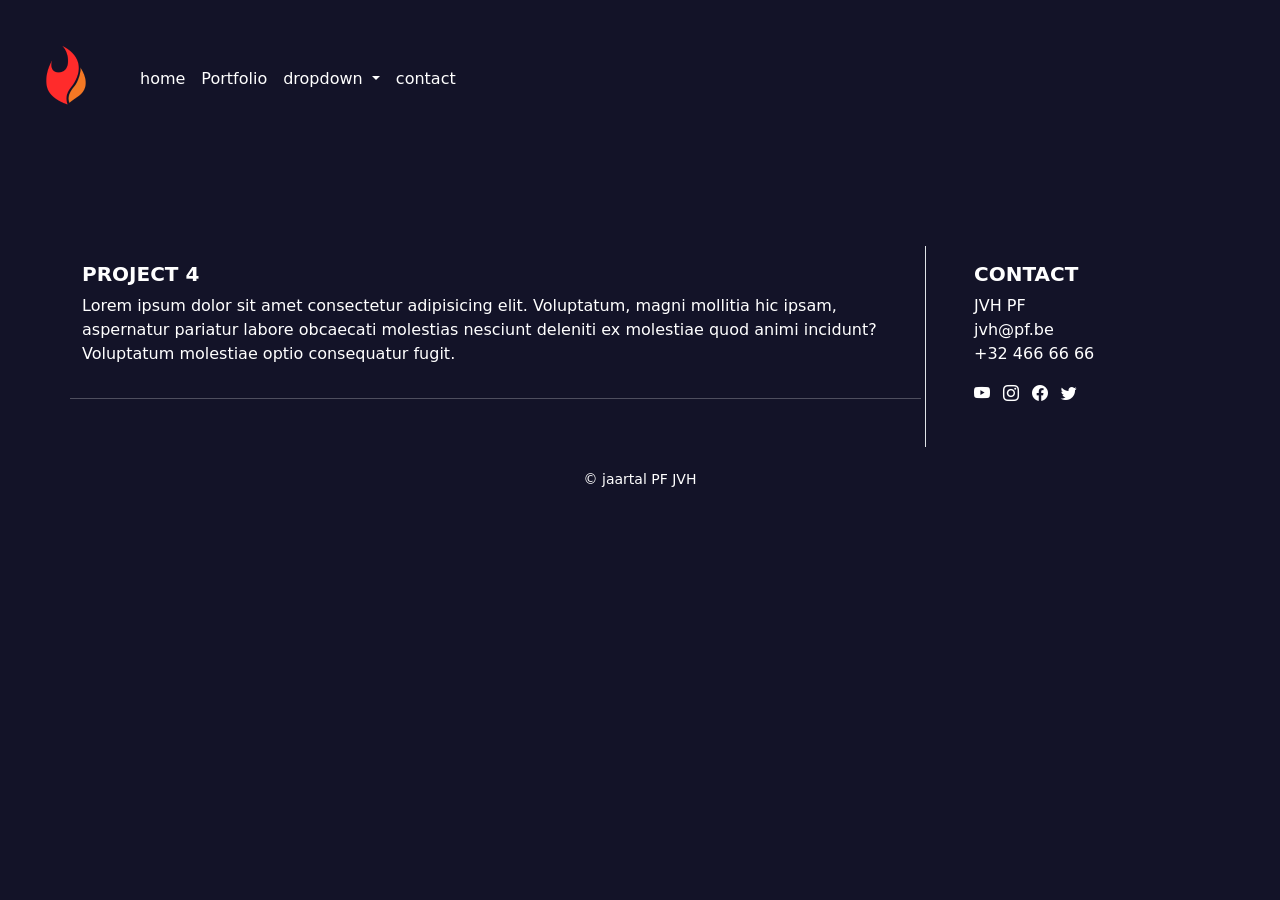
<file: project4.html>
<!DOCTYPE html>
<html lang="nl-BE">

<head>
  <meta charset="UTF-8">
  <meta name="viewport" content="width=device-width, initial-scale=1.0">
  <title>Project 4</title>
  <!-- resetten van browsers -->
  <link rel="stylesheet" href="css/reset.css">
  <!-- Bootstrap CSS -->
  <link href="https://cdn.jsdelivr.net/npm/bootstrap@5.3.3/dist/css/bootstrap.min.css" rel="stylesheet"
    integrity="sha384-QWTKZyjpPEjISv5WaRU9OFeRpok6YctnYmDr5pNlyT2bRjXh0JMhjY6hW+ALEwIH" crossorigin="anonymous">
  <!-- Bootstrap CSS icons: https://icons.getbootstrap.com/#usage -->
  <link rel="stylesheet" href="https://cdn.jsdelivr.net/npm/bootstrap-icons@1.11.3/font/bootstrap-icons.min.css">
  <!-- JavaScript: Bootstrap Bundle with Popper -->
  <script src="https://cdn.jsdelivr.net/npm/bootstrap@5.3.3/dist/js/bootstrap.bundle.min.js"
    integrity="sha384-YvpcrYf0tY3lHB60NNkmXc5s9fDVZLESaAA55NDzOxhy9GkcIdslK1eN7N6jIeHz" crossorigin="anonymous" defer>
    </script>
  <!-- eigen geschreven css voor jouw html-bestand -->
  <link  href="css/style.css" rel="stylesheet">
</head>

<body class="p-3 m-0 border-0 bd-example bg-dank">
  <nav class="navbar navbar-expand-md container-fluid">
    <a class="navbar-brand" href="index.html"><img src="assets/images/logo.png" alt="Logo jvh" width="100" height="100">
    </a>
    <button class="navbar-toggler" type="button" data-bs-toggle="collapse" data-bs-target="#navbarSupportedContent"
      aria-controls="navbarSupportedContent" aria-expanded="false" aria-label="Toggle navigation">
      <span class="navbar-toggler-icon"></span>
    </button>
    <div class="collapse navbar-collapse" id="navbarSupportedContent">
      <ul class="navbar-nav me-auto mb-2 mb-lg-0">
        <li class="nav-item">
          <a class="nav-link" href="index.html">home</a>
        </li>
        <li class="nav-item">
          <a class="nav-link" href="portfolio.html">Portfolio</a>
        </li>
        <li class="nav-item dropdown">
          <a class="nav-link dropdown-toggle" href="#" role="button" data-bs-toggle="dropdown" aria-expanded="false">
            dropdown
          </a>
          <ul class="dropdown-menu bg-dank">
            <li><a class="dropdown-item" href="project1.html">project 1</a></li>
            <li><a class="dropdown-item" href="project2.html">project 2</a></li>
            <li><a class="dropdown-item" href="project3.html">project 3</a></li>
            <li><a class="dropdown-item" href="project4.html">project 4</a></li>
            <li><a class="dropdown-item" href="project5.html">project 5</a></li>
            <li><a class="dropdown-item" href="project6.html">project 6</a></li>
          </ul>
        </li>
        <li class="nav-item">
          <a class="nav-link" href="contact.html">contact</a>
        </li>
      </ul>
      </div>
  </nav>

  <header class="row m-5">
    <h1 class="col display-3 blauwgrijs text-center"></h1>
  </header>

  <div class="container">
    <div class="row">
      <div class="container">
    <div class="row">
      <main class="col-md-9 pe-3">
        <section id="contact" class="row">
          <div class="col-12 mb-3">
            <h2 class="text-uppercase fs-5 fw-bolder pt-3">project 4</h2>
            <p>Lorem ipsum dolor sit amet consectetur adipisicing elit. Voluptatum, magni mollitia hic ipsam, aspernatur pariatur labore obcaecati molestias nesciunt deleniti ex molestiae quod animi incidunt? Voluptatum molestiae optio consequatur fugit.</p>
          </div>
          <hr>

          
            
              <div class="col-md">
                

                
              </div>
              
              
              
              <div class="col-12  mb-3 mt-3">
                
              </div>
            

            <div class="col-12">
            
            </div>
          

        </section>
      </main>

      <aside class="col-md-3 border-start ps-5">
        <h2 class="text-uppercase fs-5 fw-bolder pt-3">contact</h2>
        <p>JVH PF<br>
          <a href="mailto:jvh@pf.be">jvh@pf.be</a><br>
          +32 466 66 66
      </p>
      <ul class="list-inline socials">
        <li class="list-inline-item">
          <a href="https://www.youtube.com" target="_blank">
            <i class="bi bi-youtube blauwgrijs fs-6"></i>
          </a>
        </li>
        <li class="list-inline-item">
          <a href="https://www.instagram.com" target="_blank">
            <i class="bi bi-instagram fs-6"></i>
          </a>
        </li>
        <li class="list-inline-item">
          <a href="https://www.facebook.com" target="_blank">
            <i class="bi bi-facebook fs-6"></i>
          </a>
        </li>
        <li class="list-inline-item">
          <a href="https://twitter.com/" target="_blank">
            <i class="bi bi-twitter fs-6"></i>
          </a>
        </li>
      </ul>
    </aside>

  </div>
  </div>
  <footer class="container-fluid txtcol text-center h6 small p-4">&copy; jaartal PF JVH</footer>
</body>

</html>
</file>
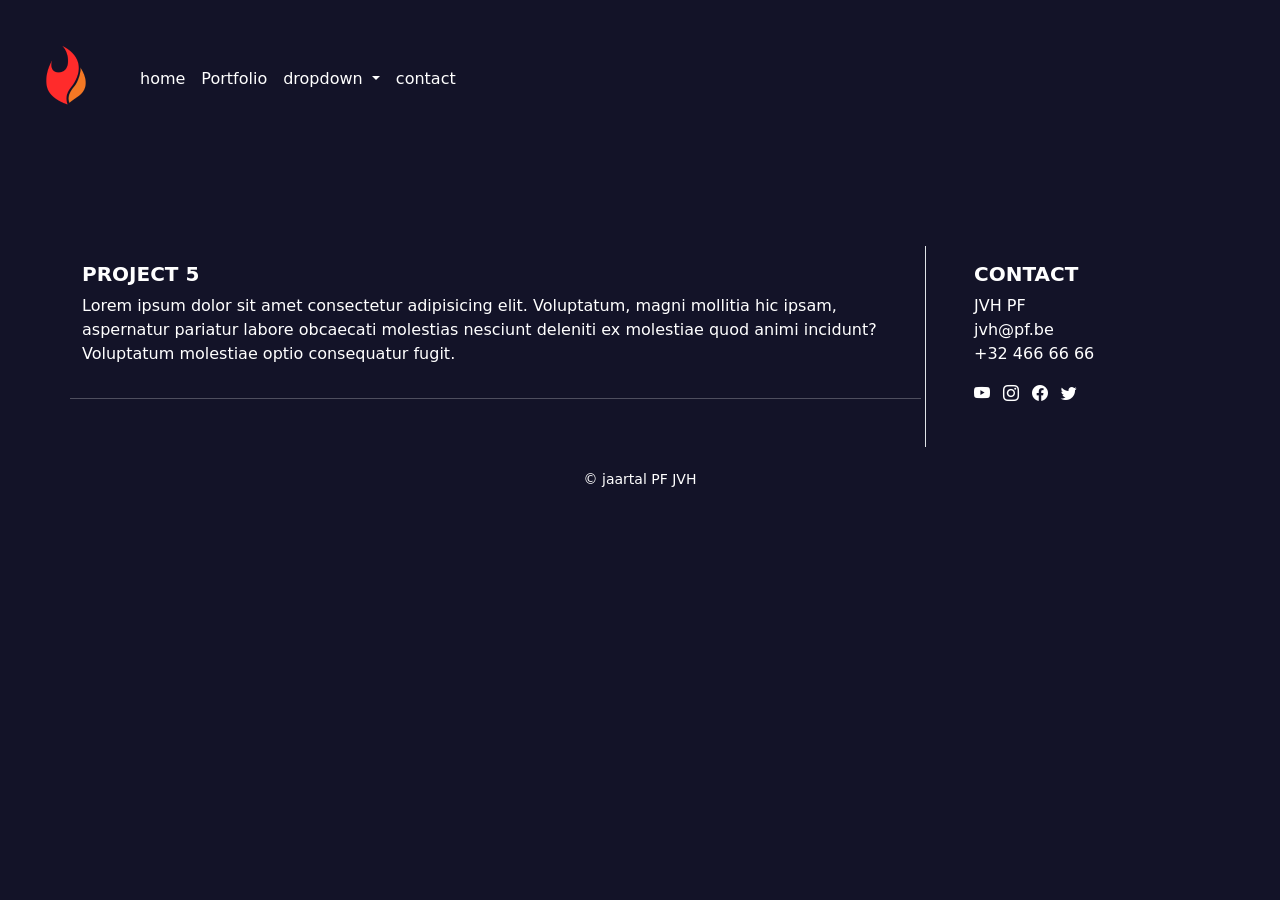
<file: project5.html>
<!DOCTYPE html>
<html lang="nl-BE">

<head>
  <meta charset="UTF-8">
  <meta name="viewport" content="width=device-width, initial-scale=1.0">
  <title>Project 5</title>
  <!-- resetten van browsers -->
  <link rel="stylesheet" href="css/reset.css">
  <!-- Bootstrap CSS -->
  <link href="https://cdn.jsdelivr.net/npm/bootstrap@5.3.3/dist/css/bootstrap.min.css" rel="stylesheet"
    integrity="sha384-QWTKZyjpPEjISv5WaRU9OFeRpok6YctnYmDr5pNlyT2bRjXh0JMhjY6hW+ALEwIH" crossorigin="anonymous">
  <!-- Bootstrap CSS icons: https://icons.getbootstrap.com/#usage -->
  <link rel="stylesheet" href="https://cdn.jsdelivr.net/npm/bootstrap-icons@1.11.3/font/bootstrap-icons.min.css">
  <!-- JavaScript: Bootstrap Bundle with Popper -->
  <script src="https://cdn.jsdelivr.net/npm/bootstrap@5.3.3/dist/js/bootstrap.bundle.min.js"
    integrity="sha384-YvpcrYf0tY3lHB60NNkmXc5s9fDVZLESaAA55NDzOxhy9GkcIdslK1eN7N6jIeHz" crossorigin="anonymous" defer>
    </script>
  <!-- eigen geschreven css voor jouw html-bestand -->
  <link  href="css/style.css" rel="stylesheet">
</head>

<body class="p-3 m-0 border-0 bd-example bg-dank">
  <nav class="navbar navbar-expand-md container-fluid">
    <a class="navbar-brand" href="index.html"><img src="assets/images/logo.png" alt="Logo jvh" width="100" height="100">
    </a>
    <button class="navbar-toggler" type="button" data-bs-toggle="collapse" data-bs-target="#navbarSupportedContent"
      aria-controls="navbarSupportedContent" aria-expanded="false" aria-label="Toggle navigation">
      <span class="navbar-toggler-icon"></span>
    </button>
    <div class="collapse navbar-collapse" id="navbarSupportedContent">
      <ul class="navbar-nav me-auto mb-2 mb-lg-0">
        <li class="nav-item">
          <a class="nav-link" href="index.html">home</a>
        </li>
        <li class="nav-item">
          <a class="nav-link" href="portfolio.html">Portfolio</a>
        </li>
        <li class="nav-item dropdown">
          <a class="nav-link dropdown-toggle" href="#" role="button" data-bs-toggle="dropdown" aria-expanded="false">
            dropdown
          </a>
          <ul class="dropdown-menu bg-dank">
            <li><a class="dropdown-item" href="project1.html">project 1</a></li>
            <li><a class="dropdown-item" href="project2.html">project 2</a></li>
            <li><a class="dropdown-item" href="project3.html">project 3</a></li>
            <li><a class="dropdown-item" href="project4.html">project 4</a></li>
            <li><a class="dropdown-item" href="project5.html">project 5</a></li>
            <li><a class="dropdown-item" href="project6.html">project 6</a></li>
          </ul>
        </li>
        <li class="nav-item">
          <a class="nav-link" href="contact.html">contact</a>
        </li>
      </ul>
      </div>
  </nav>

  <header class="row m-5">
    <h1 class="col display-3 blauwgrijs text-center"></h1>
  </header>

  <div class="container">
    <div class="row">
      <div class="container">
    <div class="row">
      <main class="col-md-9 pe-3">
        <section id="contact" class="row">
          <div class="col-12 mb-3">
            <h2 class="text-uppercase fs-5 fw-bolder pt-3">Project 5</h2>
            <p>Lorem ipsum dolor sit amet consectetur adipisicing elit. Voluptatum, magni mollitia hic ipsam, aspernatur pariatur labore obcaecati molestias nesciunt deleniti ex molestiae quod animi incidunt? Voluptatum molestiae optio consequatur fugit.</p>
          </div>
          <hr>

          
            
              <div class="col-md">
                

                
              </div>
              
              
              
              <div class="col-12  mb-3 mt-3">
                
              </div>
            

            <div class="col-12">
            
            </div>
          

        </section>
      </main>

      <aside class="col-md-3 border-start ps-5">
        <h2 class="text-uppercase fs-5 fw-bolder pt-3">contact</h2>
        <p>JVH PF<br>
          <a href="mailto:jvh@pf.be">jvh@pf.be</a><br>
          +32 466 66 66
      </p>
      <ul class="list-inline socials">
        <li class="list-inline-item">
          <a href="https://www.youtube.com" target="_blank">
            <i class="bi bi-youtube blauwgrijs fs-6"></i>
          </a>
        </li>
        <li class="list-inline-item">
          <a href="https://www.instagram.com" target="_blank">
            <i class="bi bi-instagram fs-6"></i>
          </a>
        </li>
        <li class="list-inline-item">
          <a href="https://www.facebook.com" target="_blank">
            <i class="bi bi-facebook fs-6"></i>
          </a>
        </li>
        <li class="list-inline-item">
          <a href="https://twitter.com/" target="_blank">
            <i class="bi bi-twitter fs-6"></i>
          </a>
        </li>
      </ul>
    </aside>

  </div>
  </div>
  <footer class="container-fluid txtcol text-center h6 small p-4">&copy; jaartal PF JVH</footer>
</body>

</html>
</file>
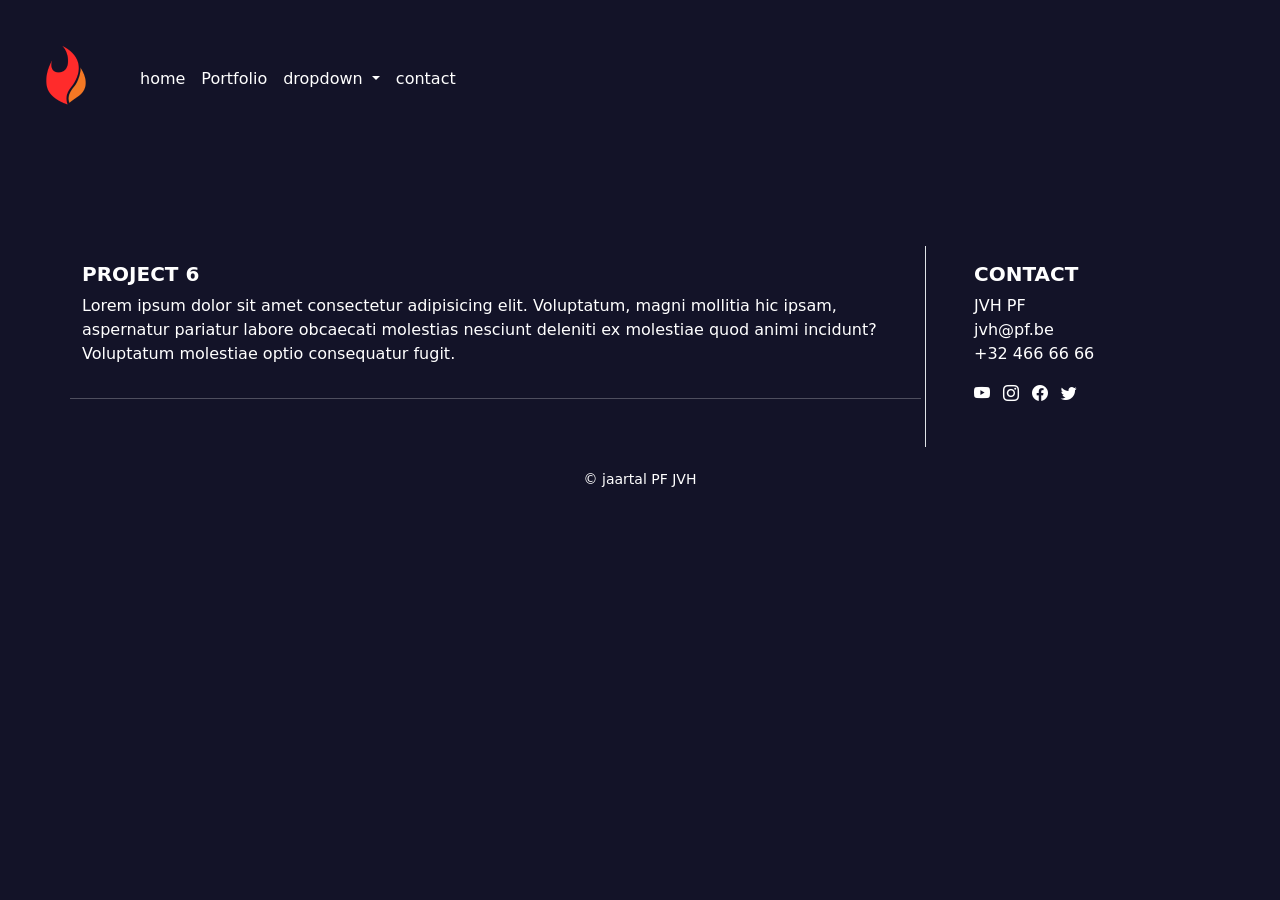
<file: project6.html>
<!DOCTYPE html>
<html lang="nl-BE">

<head>
  <meta charset="UTF-8">
  <meta name="viewport" content="width=device-width, initial-scale=1.0">
  <title>Project 6</title>
  <!-- resetten van browsers -->
  <link rel="stylesheet" href="css/reset.css">
  <!-- Bootstrap CSS -->
  <link href="https://cdn.jsdelivr.net/npm/bootstrap@5.3.3/dist/css/bootstrap.min.css" rel="stylesheet"
    integrity="sha384-QWTKZyjpPEjISv5WaRU9OFeRpok6YctnYmDr5pNlyT2bRjXh0JMhjY6hW+ALEwIH" crossorigin="anonymous">
  <!-- Bootstrap CSS icons: https://icons.getbootstrap.com/#usage -->
  <link rel="stylesheet" href="https://cdn.jsdelivr.net/npm/bootstrap-icons@1.11.3/font/bootstrap-icons.min.css">
  <!-- JavaScript: Bootstrap Bundle with Popper -->
  <script src="https://cdn.jsdelivr.net/npm/bootstrap@5.3.3/dist/js/bootstrap.bundle.min.js"
    integrity="sha384-YvpcrYf0tY3lHB60NNkmXc5s9fDVZLESaAA55NDzOxhy9GkcIdslK1eN7N6jIeHz" crossorigin="anonymous" defer>
    </script>
  <!-- eigen geschreven css voor jouw html-bestand -->
  <link  href="css/style.css" rel="stylesheet">
</head>

<body class="p-3 m-0 border-0 bd-example bg-dank">
  <nav class="navbar navbar-expand-md container-fluid">
    <a class="navbar-brand" href="index.html"><img src="assets/images/logo.png" alt="Logo jvh" width="100" height="100">
    </a>
    <button class="navbar-toggler" type="button" data-bs-toggle="collapse" data-bs-target="#navbarSupportedContent"
      aria-controls="navbarSupportedContent" aria-expanded="false" aria-label="Toggle navigation">
      <span class="navbar-toggler-icon"></span>
    </button>
    <div class="collapse navbar-collapse" id="navbarSupportedContent">
      <ul class="navbar-nav me-auto mb-2 mb-lg-0">
        <li class="nav-item">
          <a class="nav-link" href="index.html">home</a>
        </li>
        <li class="nav-item">
          <a class="nav-link" href="portfolio.html">Portfolio</a>
        </li>
        <li class="nav-item dropdown">
          <a class="nav-link dropdown-toggle" href="#" role="button" data-bs-toggle="dropdown" aria-expanded="false">
            dropdown
          </a>
          <ul class="dropdown-menu bg-dank">
            <li><a class="dropdown-item" href="project1.html">project 1</a></li>
            <li><a class="dropdown-item" href="project2.html">project 2</a></li>
            <li><a class="dropdown-item" href="project3.html">project 3</a></li>
            <li><a class="dropdown-item" href="project4.html">project 4</a></li>
            <li><a class="dropdown-item" href="project5.html">project 5</a></li>
            <li><a class="dropdown-item" href="project6.html">project 6</a></li>
          </ul>
        </li>
        <li class="nav-item">
          <a class="nav-link" href="contact.html">contact</a>
        </li>
      </ul>
      </div>
  </nav>

  <header class="row m-5">
    <h1 class="col display-3 blauwgrijs text-center"></h1>
  </header>

  <div class="container">
    <div class="row">
      <div class="container">
    <div class="row">
      <main class="col-md-9 pe-3">
        <section id="contact" class="row">
          <div class="col-12 mb-3">
            <h2 class="text-uppercase fs-5 fw-bolder pt-3">Project 6</h2>
            <p>Lorem ipsum dolor sit amet consectetur adipisicing elit. Voluptatum, magni mollitia hic ipsam, aspernatur pariatur labore obcaecati molestias nesciunt deleniti ex molestiae quod animi incidunt? Voluptatum molestiae optio consequatur fugit.</p>
          </div>
          <hr>

          
            
              <div class="col-md">
                

                
              </div>
              
              
              
              <div class="col-12  mb-3 mt-3">
                
              </div>
            

            <div class="col-12">
            
            </div>
          

        </section>
      </main>

      <aside class="col-md-3 border-start ps-5">
        <h2 class="text-uppercase fs-5 fw-bolder pt-3">contact</h2>
        <p>JVH PF<br>
          <a href="mailto:jvh@pf.be">jvh@pf.be</a><br>
          +32 466 66 66
      </p>
      <ul class="list-inline socials">
        <li class="list-inline-item">
          <a href="https://www.youtube.com" target="_blank">
            <i class="bi bi-youtube blauwgrijs fs-6"></i>
          </a>
        </li>
        <li class="list-inline-item">
          <a href="https://www.instagram.com" target="_blank">
            <i class="bi bi-instagram fs-6"></i>
          </a>
        </li>
        <li class="list-inline-item">
          <a href="https://www.facebook.com" target="_blank">
            <i class="bi bi-facebook fs-6"></i>
          </a>
        </li>
        <li class="list-inline-item">
          <a href="https://twitter.com/" target="_blank">
            <i class="bi bi-twitter fs-6"></i>
          </a>
        </li>
      </ul>
    </aside>

  </div>
  </div>
  <footer class="container-fluid txtcol text-center h6 small p-4">&copy; jaartal PF JVH</footer>
</body>

</html>
</file>
<file: css/style.css>
.bg-dank{
background-color: rgb(19, 19, 40);
}
*{
    color: white
}
a:link {
  color: white;
  background-color: transparent;
  text-decoration: none;
}

a:visited {
  color: rgb(243, 117, 138);
  background-color: transparent;
  text-decoration: none;
}

a:hover {
  color: red;
  background-color: transparent;
  text-decoration: underline;
}

a:active {
  color: yellow;
  background-color: transparent;
  text-decoration: underline;
}
textarea {
  color:black
}
.txtcol {
  color: white
}
.navbar {
  --bs-navbar-padding-x: 0;
  --bs-navbar-padding-y: 0.5rem;
  --bs-navbar-color: rgba(var(--bs-emphasis-color-rgb), 0.65);
  --bs-navbar-hover-color: rgba(var(--bs-emphasis-color-rgb), 0.8);
  --bs-navbar-disabled-color: rgba(var(--bs-emphasis-color-rgb), 0.3);
  --bs-navbar-active-color: rgba(var(--bs-emphasis-color-rgb), 1);
  --bs-navbar-brand-padding-y: 0.3125rem;
  --bs-navbar-brand-margin-end: 1rem;
  --bs-navbar-brand-font-size: 1.25rem;
  --bs-navbar-brand-color: rgba(var(--bs-emphasis-color-rgb), 1);
  --bs-navbar-brand-hover-color: rgba(var(--bs-emphasis-color-rgb), 1);
  --bs-navbar-nav-link-padding-x: 0.5rem;
  --bs-navbar-toggler-padding-y: 0.25rem;
  --bs-navbar-toggler-padding-x: 0.75rem;
  --bs-navbar-toggler-font-size: 1.25rem;
  --bs-navbar-toggler-icon-bg: url("data:image/svg+xml,%3csvg xmlns='http://www.w3.org/2000/svg' viewBox='0 0 30 30'%3e%3cpath stroke='rgba%28255, 255, 255, 0.75%29' stroke-linecap='round' stroke-miterlimit='10' stroke-width='2' d='M4 7h22M4 15h22M4 23h22'/%3e%3c/svg%3e");
  --bs-navbar-toggler-border-color: rgb(255, 255, 255);
  --bs-navbar-toggler-border-radius: var(--bs-border-radius);
  --bs-navbar-toggler-focus-width: 0.25rem;
  --bs-navbar-toggler-transition: box-shadow 0.15s ease-in-out;
  position: relative;
  display: flex;
  flex-wrap: wrap;
  align-items: center;
  justify-content: space-between;
  padding: var(--bs-navbar-padding-y) var(--bs-navbar-padding-x);
}
img{
  float: left
}
</file>
